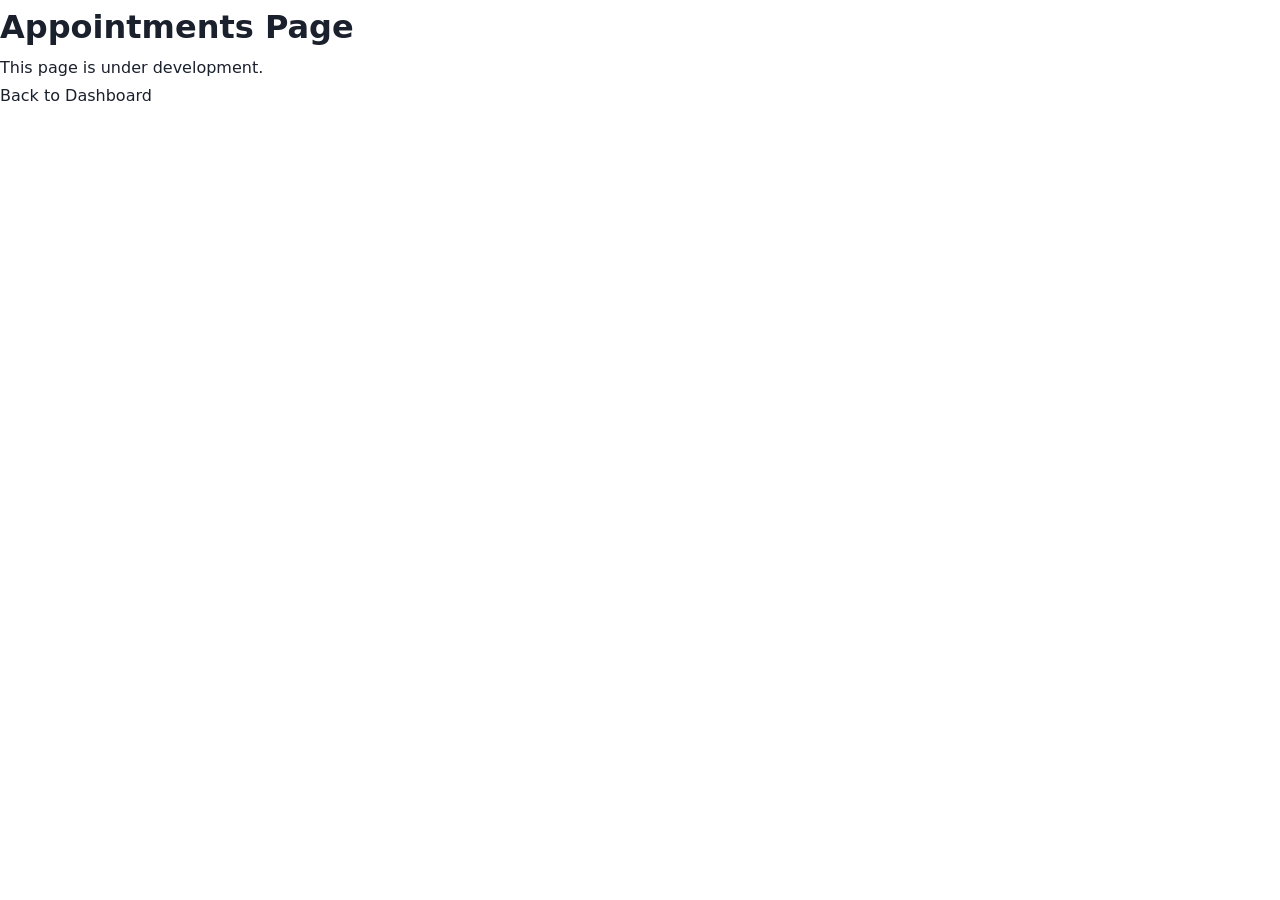
<file: pages/appointments.html>
<!DOCTYPE html>
<html lang="en">
<head>
    <meta charset="UTF-8">
    <title>Appointments - CureLex</title>
    <link rel="stylesheet" href="../css/styles.css">
</head>
<body>

    <h1>Appointments Page</h1>
    <p>This page is under development.</p>

    <a href="dashboard.html">Back to Dashboard</a>

</body>
</html>
</file>
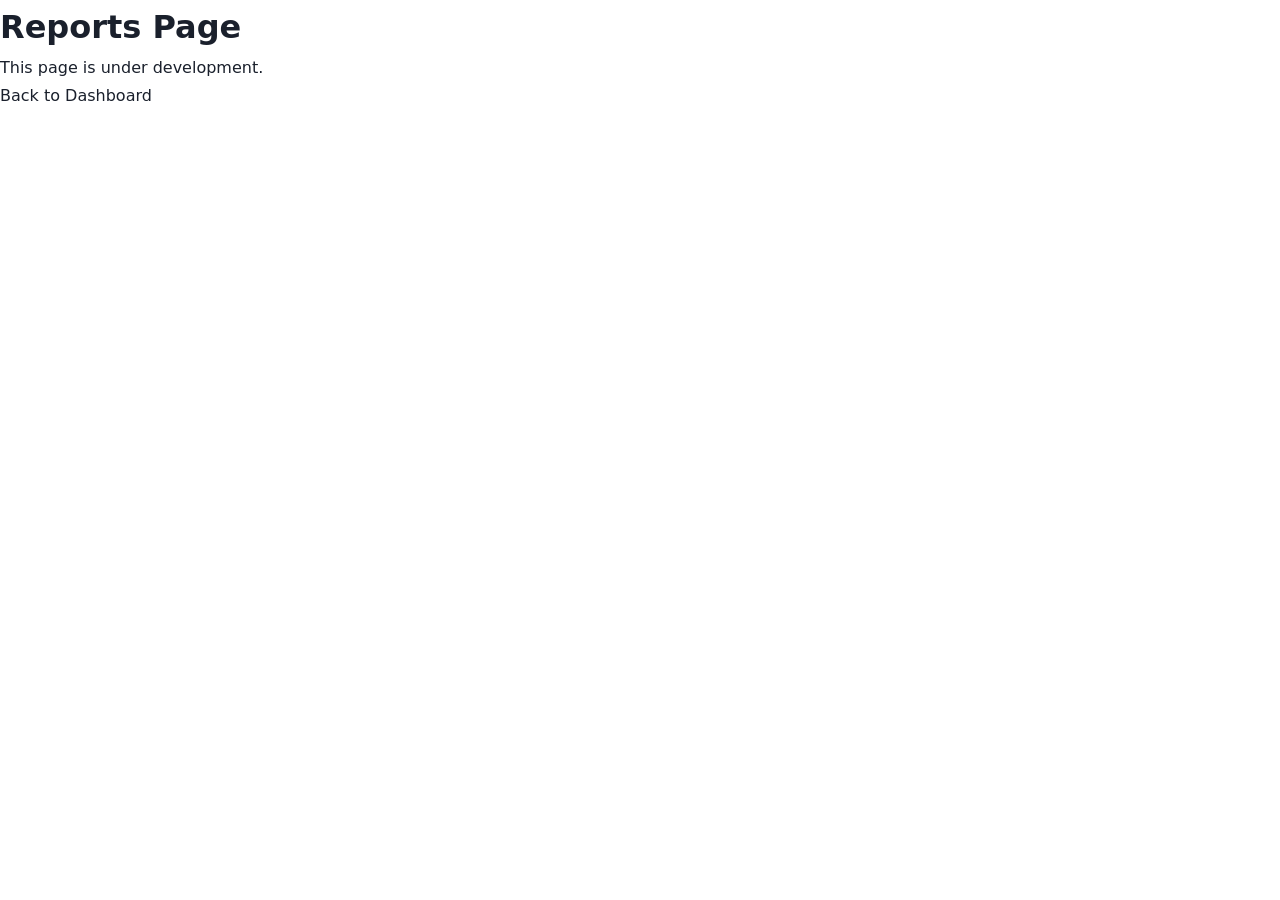
<file: pages/authorization.html>
<!DOCTYPE html>
<html lang="en">
<head>
    <meta charset="UTF-8">
    <title>Reports - CureLex</title>
    <link rel="stylesheet" href="../css/styles.css">
</head>
<body>

    <h1>Reports Page</h1>
    <p>This page is under development.</p>

    <a href="dashboard.html">Back to Dashboard</a>

</body>
</html>
</file>
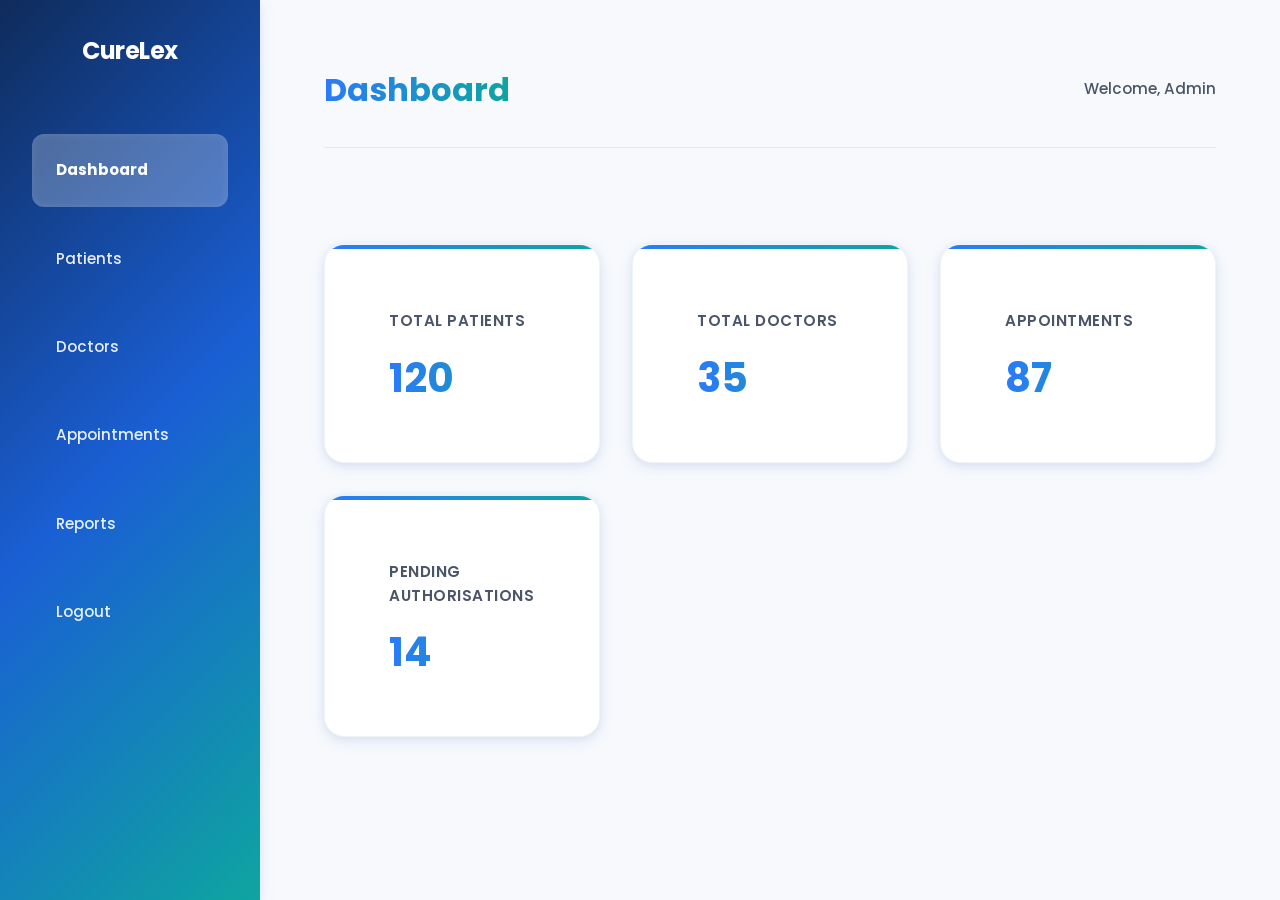
<file: pages/dashboard.html>
<!DOCTYPE html>
<html lang="en">
<head>
    <meta charset="UTF-8">
    <meta name="viewport" content="width=device-width, initial-scale=1.0" />
    <title>Project Dashboard</title>

    <!-- Google Fonts: Poppins -->
    <link rel="preconnect" href="https://fonts.googleapis.com" />
    <link rel="preconnect" href="https://fonts.gstatic.com" crossorigin />
    <link href="https://fonts.googleapis.com/css2?family=Poppins:ital,wght@0,300;0,400;0,500;0,600;0,700;0,800;1,400&display=swap" rel="stylesheet" />

    <link rel="stylesheet" href="../css/dashboard.css">
</head>
<body>

    <div class="dashboard-container">

        <!-- Sidebar -->
        <div class="sidebar">
            <h2 class="logo"><a href="../index.html">CureLex</a></h2>
            <ul>
                <li class="active"><a href="dashboard.html">Dashboard</a></li>
                <li><a href="patient_login.html">Patients</a></li>
                <li><a href="doctor_login.html">Doctors</a></li>
                <li><a href="appointments.html">Appointments</a></li>
                <li><a href="authorization.html">Reports</a></li>
                <li><a href="../index.html">Logout</a></li>
            </ul>
        </div>

        <!-- Main Content -->
        <div class="main-content">

            <!-- Top Navbar -->
            <div class="topbar">
                <h1>Dashboard</h1>
                <div class="admin-info">
                    <span>Welcome, Admin</span>
                </div>
            </div>

            <!-- Dashboard Cards -->
            <div class="cards">

                <a class="card" href="patient_login.html">
                    <h3>Total Patients</h3>
                    <p id="totalPatients">0</p>
                </a>

                <a class="card" href="doctor_login.html">
                    <h3>Total Doctors</h3>
                    <p id="totalDoctors">0</p>
                </a>

                <a class="card" href="appointments.html">
                    <h3>Appointments</h3>
                    <p id="totalAppointments">0</p>
                </a>

                <a class="card" href="authorization.html">
                    <h3>Pending Authorisations</h3>
                    <p id="pendingAuth">0</p>
                </a>

            </div>

        </div>

    </div>
    <script src="../js/dashboard.js"></script>
</body>
</html>
</file>
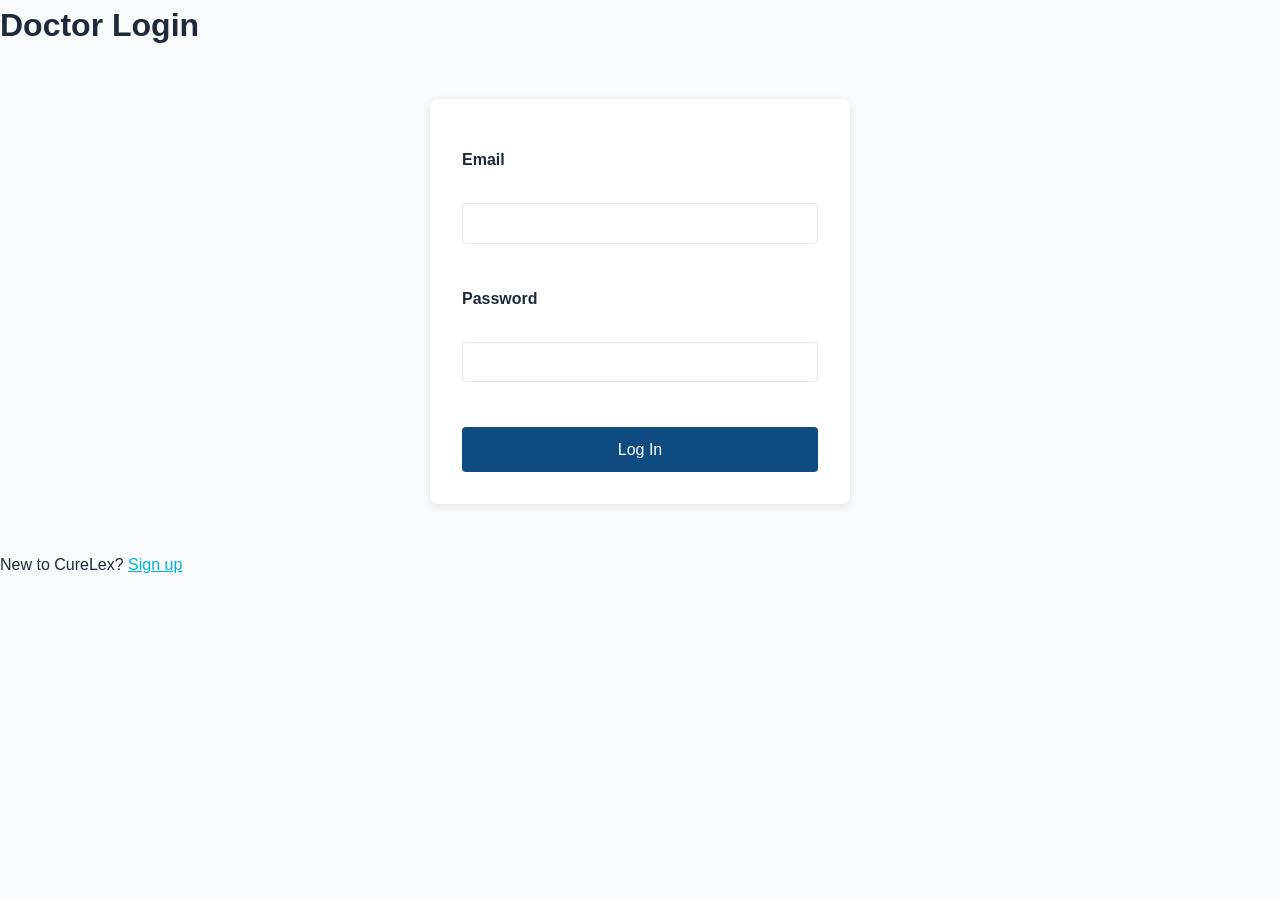
<file: pages/doctor_login.html>
<!DOCTYPE html>
<html lang="en">
<head>
    <meta charset="UTF-8">
    <title>Doctor Login - CureLex</title>
    <link rel="stylesheet" href="../css/styles.css">
    <link rel="stylesheet" href="../css/doctor.css">
</head>
<body>
    <h1>Doctor Login</h1>
    <form action="#" method="post">
        <label for="email">Email</label><br>
        <input type="email" id="email" name="email" required><br><br>

        <label for="password">Password</label><br>
        <input type="password" id="password" name="password" required><br><br>

        <button type="submit">Log In</button>
    </form>
    <p>New to CureLex? <a href="doctor_signup.html">Sign up</a></p>
    <script src="../js/doctor.js"></script>
</body>
</html>
</file>
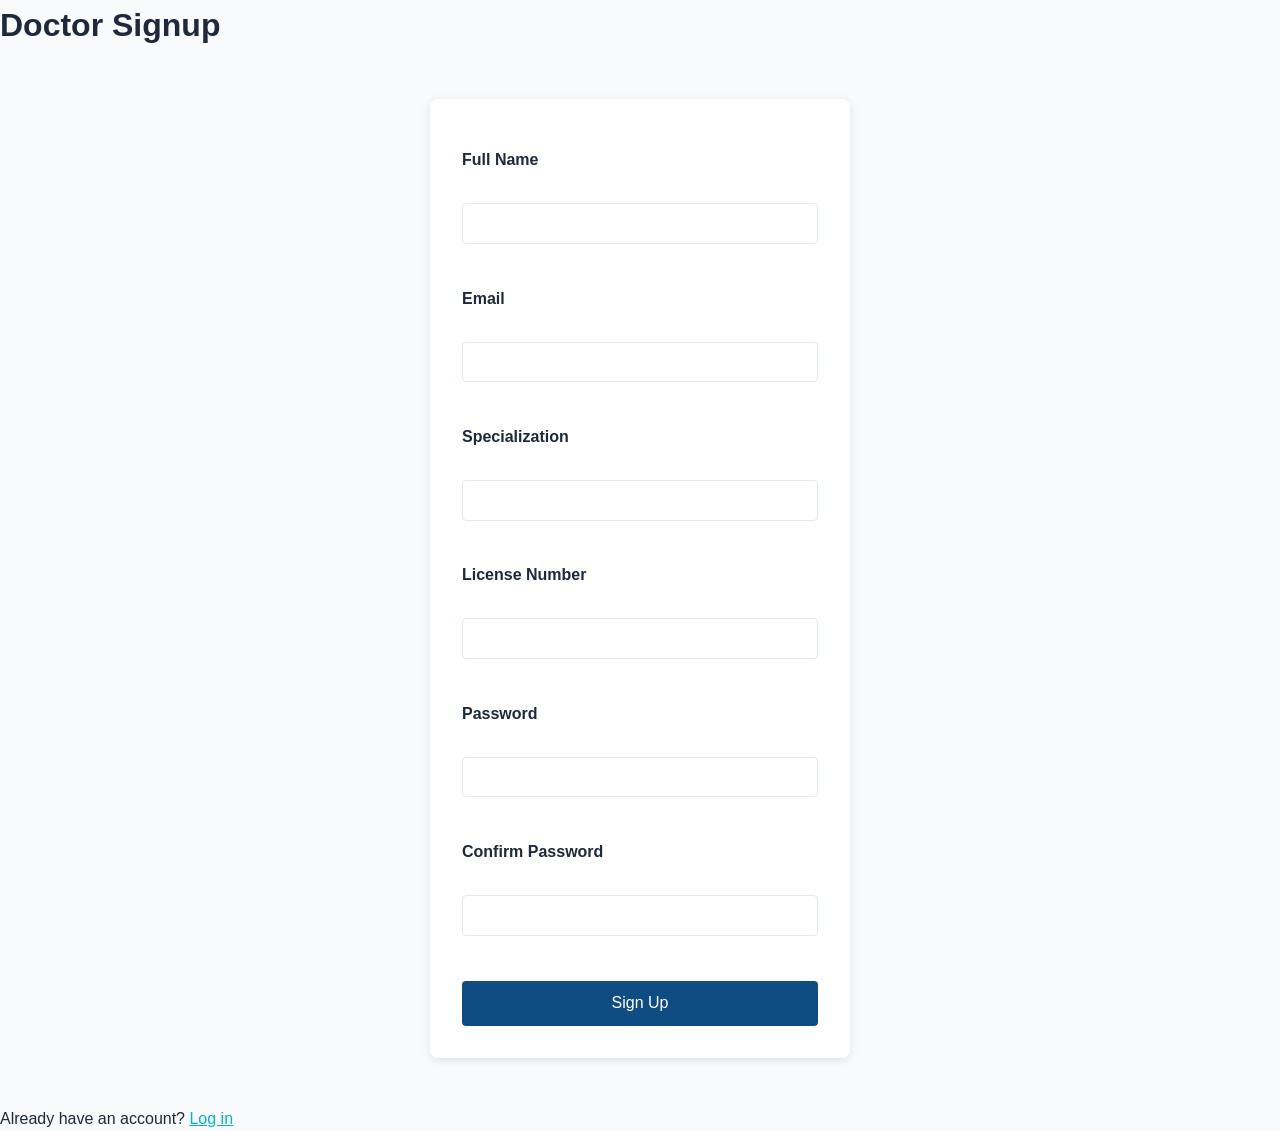
<file: pages/doctor_signup.html>
<!DOCTYPE html>
<html lang="en">
<head>
    <meta charset="UTF-8">
    <title>Doctor Signup - CureLex</title>
    <link rel="stylesheet" href="../css/styles.css">
    <link rel="stylesheet" href="../css/doctor.css">
</head>
<body>
    <h1>Doctor Signup</h1>
    <form action="#" method="post">
        <label for="name">Full Name</label><br>
        <input type="text" id="name" name="name" required><br><br>

        <label for="email">Email</label><br>
        <input type="email" id="email" name="email" required><br><br>

        <label for="specialization">Specialization</label><br>
        <input type="text" id="specialization" name="specialization" required><br><br>

        <label for="license">License Number</label><br>
        <input type="text" id="license" name="license" required><br><br>

        <label for="password">Password</label><br>
        <input type="password" id="password" name="password" required><br><br>

        <label for="confirm_password">Confirm Password</label><br>
        <input type="password" id="confirm_password" name="confirm_password" required><br><br>

        <button type="submit">Sign Up</button>
    </form>
    <p>Already have an account? <a href="doctor_login.html">Log in</a></p>
    <script src="../js/doctor.js"></script>
</body>
</html>
</file>
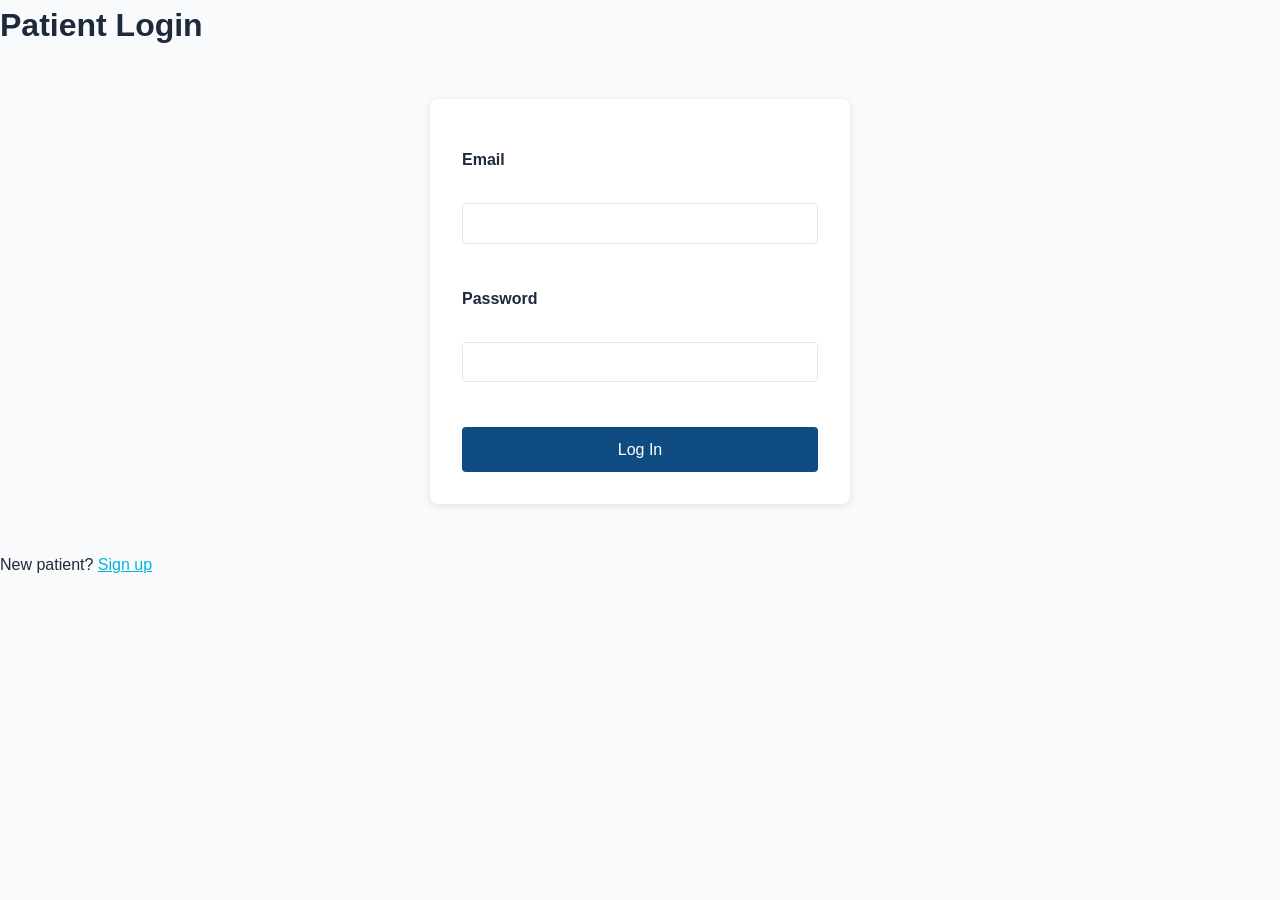
<file: pages/patient_login.html>
<!DOCTYPE html>
<html lang="en">
<head>
    <meta charset="UTF-8">
    <title>Patient Login - CureLex</title>
    <link rel="stylesheet" href="../css/styles.css">
    <link rel="stylesheet" href="../css/patient.css">
</head>
<body>
    <h1>Patient Login</h1>
    <form action="#" method="post">
        <label for="email">Email</label><br>
        <input type="email" id="email" name="email" required><br><br>

        <label for="password">Password</label><br>
        <input type="password" id="password" name="password" required><br><br>

        <button type="submit">Log In</button>
    </form>
    <p>New patient? <a href="patient_signup.html">Sign up</a></p>
    <script src="../js/patient.js"></script>
</body>
</html>
</file>
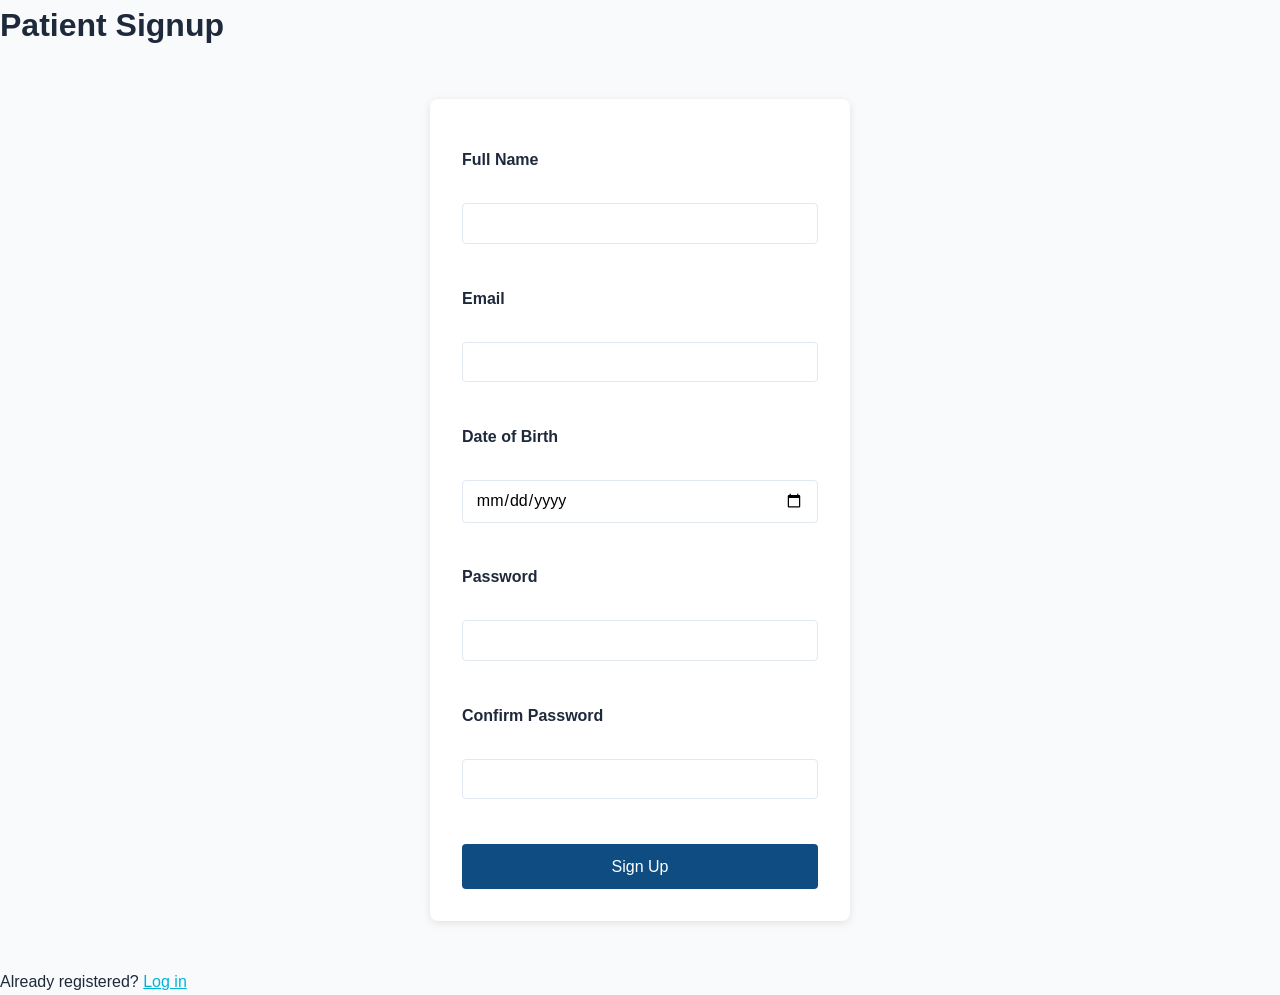
<file: pages/patient_signup.html>
<!DOCTYPE html>
<html lang="en">
<head>
    <meta charset="UTF-8">
    <title>Patient Signup - CureLex</title>
    <link rel="stylesheet" href="../css/styles.css">
    <link rel="stylesheet" href="../css/patient.css">
</head>
<body>
    <h1>Patient Signup</h1>
    <form action="#" method="post">
        <label for="name">Full Name</label><br>
        <input type="text" id="name" name="name" required><br><br>

        <label for="email">Email</label><br>
        <input type="email" id="email" name="email" required><br><br>

        <label for="dob">Date of Birth</label><br>
        <input type="date" id="dob" name="dob" required><br><br>

        <label for="password">Password</label><br>
        <input type="password" id="password" name="password" required><br><br>

        <label for="confirm_password">Confirm Password</label><br>
        <input type="password" id="confirm_password" name="confirm_password" required><br><br>

        <button type="submit">Sign Up</button>
    </form>
    <p>Already registered? <a href="patient_login.html">Log in</a></p>
    <script src="../js/patient.js"></script>
</body>
</html>
</file>
<file: css/styles.css>
/* ============================================================
   CURELEX HEALTHTECH — style.css
   Modern Healthcare Technology UI
   Author: Senior Frontend Developer
   ============================================================ */

/* ── 1. CSS Custom Properties ─────────────────────────────── */
:root {
  /* Colours */
  --primary:        #2B7AFA;
  --primary-dark:   #1A5FD4;
  --primary-light:  #EAF2FF;
  --secondary:      #0EA5A0;
  --secondary-light:#E8F9F7;
  --accent:         #F97316;

  --bg-white:       #FFFFFF;
  --bg-light:       #F7F9FC;
  --bg-dark:        #0F1724;
  --bg-dark-2:      #1A2340;

  --text-dark:      #1A202C;
  --text-medium:    #4A5568;
  --text-light:     #718096;
  --text-xlight:    #A0AEC0;
  --border:         #E2E8F0;
  --border-light:   #F0F4F8;

  /* Gradients */
  --gradient-primary: linear-gradient(135deg, #2B7AFA 0%, #0EA5A0 100%);
  --gradient-hero:    linear-gradient(135deg, #0F2B5B 0%, #1A5FD4 50%, #0EA5A0 100%);
  --gradient-text:    linear-gradient(90deg, #2B7AFA, #0EA5A0);

  /* Typography */
  --font-main:   'Poppins', system-ui, sans-serif;
  --fw-light:    300;
  --fw-regular:  400;
  --fw-medium:   500;
  --fw-semibold: 600;
  --fw-bold:     700;
  --fw-extrabold:800;

  /* Spacing */
  --space-xs: 0.5rem;
  --space-sm: 1rem;
  --space-md: 1.5rem;
  --space-lg: 2rem;
  --space-xl: 3rem;
  --space-2xl:4rem;
  --space-3xl:6rem;

  /* Shadows */
  --shadow-sm: 0 1px 3px rgba(0,0,0,.07), 0 1px 2px rgba(0,0,0,.05);
  --shadow-md: 0 4px 16px rgba(43,122,250,.10), 0 2px 8px rgba(0,0,0,.06);
  --shadow-lg: 0 8px 30px rgba(43,122,250,.15), 0 4px 12px rgba(0,0,0,.08);
  --shadow-xl: 0 20px 60px rgba(43,122,250,.20), 0 8px 24px rgba(0,0,0,.10);

  /* Borders */
  --radius-sm:  6px;
  --radius-md:  12px;
  --radius-lg:  20px;
  --radius-xl:  28px;
  --radius-full:9999px;

  /* Transitions */
  --ease:       cubic-bezier(.4,0,.2,1);
  --ease-spring:cubic-bezier(.34,1.56,.64,1);
  --transition: .3s var(--ease);

  /* Layout */
  --nav-height: 72px;
  --container-max: 1180px;
  --section-padding: 6rem 0;
}

/* ── 2. Reset & Base ──────────────────────────────────────── */
*, *::before, *::after { box-sizing: border-box; margin: 0; padding: 0; }

html {
  scroll-behavior: smooth;
  -webkit-text-size-adjust: 100%;
}

body {
  font-family: var(--font-main);
  font-size: 1rem;
  line-height: 1.7;
  color: var(--text-dark);
  background: var(--bg-white);
  overflow-x: hidden;
}

img { max-width: 100%; display: block; }
a  { text-decoration: none; color: inherit; }
ul { list-style: none; }
button { font-family: inherit; cursor: pointer; border: none; background: none; }
input, textarea { font-family: inherit; }

/* ── 3. Typography ────────────────────────────────────────── */
.section-heading {
  font-size: clamp(1.8rem, 4vw, 2.6rem);
  font-weight: var(--fw-bold);
  line-height: 1.2;
  color: var(--text-dark);
  margin-bottom: 1rem;
}

.section-subheading {
  font-size: 1.05rem;
  color: var(--text-medium);
  max-width: 560px;
  margin: 0 auto var(--space-2xl);
  line-height: 1.6;
}

.section-tag {
  display: inline-block;
  background: var(--primary-light);
  color: var(--primary);
  font-size: .78rem;
  font-weight: var(--fw-semibold);
  letter-spacing: .08em;
  text-transform: uppercase;
  padding: .35rem .9rem;
  border-radius: var(--radius-full);
  margin-bottom: 1rem;
}

.gradient-text {
  background: var(--gradient-text);
  -webkit-background-clip: text;
  -webkit-text-fill-color: transparent;
  background-clip: text;
}

.text-center { text-align: center; }

/* ── 4. Layout Utilities ──────────────────────────────────── */
.container {
  max-width: var(--container-max);
  margin: 0 auto;
  padding: 0 1.5rem;
}

.section {
  padding: var(--section-padding);
}

/* ── 5. Buttons ───────────────────────────────────────────── */
.btn {
  display: inline-flex;
  align-items: center;
  justify-content: center;
  gap: .5rem;
  font-family: var(--font-main);
  font-weight: var(--fw-semibold);
  font-size: .95rem;
  padding: .72rem 1.6rem;
  border-radius: var(--radius-full);
  transition: var(--transition);
  position: relative;
  overflow: hidden;
  white-space: nowrap;
  -webkit-user-select: none;
  user-select: none;
}

.btn-primary {
  background: var(--gradient-primary);
  color: white;
  box-shadow: 0 4px 15px rgba(43,122,250,.35);
}

.btn-primary:hover {
  transform: translateY(-2px);
  box-shadow: 0 8px 25px rgba(43,122,250,.45);
}

.btn-primary:active { transform: translateY(0); }

.btn-outline {
  border: 2px solid rgba(255,255,255,.6);
  color: white;
  background: rgba(255,255,255,.08);
  backdrop-filter: blur(4px);
}

.btn-outline:hover {
  background: rgba(255,255,255,.18);
  border-color: white;
  transform: translateY(-2px);
}

.btn-lg { padding: .9rem 2rem; font-size: 1rem; }

.btn-block { width: 100%; }

/* Ripple Effect */
.ripple::after {
  content: '';
  position: absolute;
  inset: 0;
  background: radial-gradient(circle, rgba(255,255,255,.4) 0%, transparent 70%);
  transform: scale(0);
  opacity: 0;
  transition: transform .5s var(--ease), opacity .5s var(--ease);
}
.ripple:active::after {
  transform: scale(2);
  opacity: 1;
  transition: none;
}

/* ── 6. Navbar ────────────────────────────────────────────── */
.navbar {
  position: fixed;
  top: 0; left: 0; right: 0;
  z-index: 1000;
  height: var(--nav-height);
  transition: background var(--transition), box-shadow var(--transition);
}

.navbar.scrolled {
  background: rgba(255,255,255,.97);
  backdrop-filter: blur(12px);
  -webkit-backdrop-filter: blur(12px);
  box-shadow: 0 2px 20px rgba(0,0,0,.08);
}

.nav-inner {
  display: flex;
  align-items: center;
  height: var(--nav-height);
  gap: 1rem;
}

.nav-logo img {
  height: 44px;
  width: auto;
  border-radius: var(--radius-sm);
  object-fit: contain;
  transition: opacity var(--transition);
}

.nav-logo:hover img { opacity: .85; }

.nav-links {
  display: flex;
  align-items: center;
  gap: .25rem;
  margin-left: auto;
}

.nav-link {
  font-size: .9rem;
  font-weight: var(--fw-medium);
  color: var(--text-medium);
  padding: .45rem .85rem;
  border-radius: var(--radius-full);
  transition: var(--transition);
  position: relative;
}

/* On transparent navbar: show white links */
.navbar:not(.scrolled) .nav-link { color: rgba(255,255,255,.85); }
.navbar:not(.scrolled) .nav-link.active { color: white; background: rgba(255,255,255,.15); }
.navbar:not(.scrolled) .nav-cta { background: rgba(255,255,255,.2); backdrop-filter: blur(4px); color: white; box-shadow: none; border: 1.5px solid rgba(255,255,255,.4); }
.navbar:not(.scrolled) .nav-cta:hover { background: rgba(255,255,255,.3); }

.nav-link:hover, .nav-link.active {
  color: var(--primary);
  background: var(--primary-light);
}

.navbar.scrolled .nav-link.active { color: var(--primary); background: var(--primary-light); }

.nav-cta { margin-left: var(--space-sm); }

/* Hamburger */
.hamburger {
  display: none;
  flex-direction: column;
  gap: 5px;
  padding: .5rem;
  margin-left: auto;
}

.hamburger span {
  display: block;
  width: 24px; height: 2.5px;
  border-radius: 2px;
  background: white;
  transition: var(--transition);
}

.navbar.scrolled .hamburger span { background: var(--text-dark); }

.hamburger.open span:nth-child(1) { transform: rotate(45deg) translate(5px,5px); }
.hamburger.open span:nth-child(2) { opacity: 0; transform: scaleX(0); }
.hamburger.open span:nth-child(3) { transform: rotate(-45deg) translate(5px,-5px); }

/* Mobile Menu */
.mobile-menu {
  display: none;
  position: absolute;
  top: var(--nav-height);
  left: 0; right: 0;
  background: white;
  padding: 1rem 1.5rem 1.5rem;
  box-shadow: 0 8px 30px rgba(0,0,0,.12);
  border-radius: 0 0 var(--radius-lg) var(--radius-lg);
  transform-origin: top;
  animation: slideDown .25s var(--ease);
}

@keyframes slideDown {
  from { opacity: 0; transform: scaleY(.95) translateY(-8px); }
  to   { opacity: 1; transform: scaleY(1) translateY(0); }
}

.mobile-menu nav {
  display: flex;
  flex-direction: column;
  gap: .25rem;
}

.mobile-link {
  font-size: 1rem;
  font-weight: var(--fw-medium);
  color: var(--text-medium);
  padding: .7rem 1rem;
  border-radius: var(--radius-md);
  transition: var(--transition);
}

.mobile-link:hover { background: var(--primary-light); color: var(--primary); }

.mobile-cta { margin-top: .75rem; text-align: center; }

/* ── 7. Hero Section ──────────────────────────────────────── */
.hero {
  min-height: 100svh;
  background: var(--gradient-hero);
  position: relative;
  overflow: hidden;
  display: grid;
  grid-template-columns: 1fr 1fr;
  align-items: center;
  gap: 3rem;
  padding: calc(var(--nav-height) + 4rem) 10vw 5rem;
}

/* Decorative blobs */
.hero-blob {
  position: absolute;
  border-radius: 50%;
  filter: blur(80px);
  pointer-events: none;
}

.hero-blob--1 {
  width: 500px; height: 500px;
  background: radial-gradient(circle, rgba(43,122,250,.35), transparent 70%);
  top: -100px; right: -80px;
}

.hero-blob--2 {
  width: 400px; height: 400px;
  background: radial-gradient(circle, rgba(14,165,160,.25), transparent 70%);
  bottom: -80px; left: 20%;
}

/* Subtle grid lines overlay */
.hero-grid-lines {
  position: absolute;
  inset: 0;
  background-image:
    linear-gradient(rgba(255,255,255,.04) 1px, transparent 1px),
    linear-gradient(90deg, rgba(255,255,255,.04) 1px, transparent 1px);
  background-size: 60px 60px;
  pointer-events: none;
}

.hero-content {
  position: relative;
  z-index: 1;
  color: white;
  grid-column: 1;
}

.hero-badge {
  display: inline-flex;
  align-items: center;
  gap: .4rem;
  background: rgba(255,255,255,.12);
  backdrop-filter: blur(6px);
  border: 1px solid rgba(255,255,255,.2);
  color: rgba(255,255,255,.95);
  font-size: .8rem;
  font-weight: var(--fw-medium);
  padding: .35rem .85rem;
  border-radius: var(--radius-full);
  margin-bottom: 1.25rem;
}

.hero-heading {
  font-size: clamp(2.2rem, 5vw, 3.5rem);
  font-weight: var(--fw-extrabold);
  line-height: 1.12;
  color: white;
  margin-bottom: 1.25rem;
}

.hero-heading .gradient-text {
  background: linear-gradient(90deg, #7DD3FC, #4ECDC4);
  -webkit-background-clip: text;
  -webkit-text-fill-color: transparent;
  background-clip: text;
}

.hero-subheading {
  font-size: 1.1rem;
  color: rgba(255,255,255,.80);
  font-weight: var(--fw-regular);
  margin-bottom: 2rem;
  line-height: 1.65;
}

.br-desktop { display: inline; }

.hero-actions {
  display: flex;
  gap: 1rem;
  flex-wrap: wrap;
  margin-bottom: 2.5rem;
}

/* Hero stats bar */
.hero-stats {
  display: flex;
  align-items: center;
  gap: 1.5rem;
  background: rgba(255,255,255,.08);
  backdrop-filter: blur(8px);
  border: 1px solid rgba(255,255,255,.15);
  border-radius: var(--radius-lg);
  padding: 1rem 1.5rem;
  width: fit-content;
}

.stat-item { text-align: center; }

.stat-number {
  display: block;
  font-size: 1.5rem;
  font-weight: var(--fw-bold);
  color: white;
  line-height: 1;
}

.stat-label {
  font-size: .72rem;
  color: rgba(255,255,255,.65);
  font-weight: var(--fw-medium);
  margin-top: .2rem;
}

.stat-divider {
  width: 1px; height: 36px;
  background: rgba(255,255,255,.2);
}

/* Hero Visual (right column) */
.hero-visual {
  position: relative;
  z-index: 1;
  display: flex;
  justify-content: center;
  align-items: center;
}

.hero-illustration {
  max-width: 420px;
  width: 100%;
  filter: drop-shadow(0 20px 40px rgba(0,0,0,.25));
  animation: float 5s ease-in-out infinite;
}

@keyframes float {
  0%, 100% { transform: translateY(0); }
  50%       { transform: translateY(-14px); }
}

/* Floating cards */
.hero-card-float {
  position: absolute;
  background: white;
  border-radius: var(--radius-md);
  padding: .7rem 1rem;
  display: flex;
  align-items: center;
  gap: .6rem;
  box-shadow: var(--shadow-xl);
  font-size: .82rem;
  white-space: nowrap;
  animation: float2 6s ease-in-out infinite;
}

.hero-card-float strong { display: block; color: var(--text-dark); font-weight: var(--fw-semibold); font-size: .82rem; }
.hero-card-float small  { color: var(--text-light); font-size: .72rem; }
.float-icon { font-size: 1.4rem; }

.hero-card-float--1 {
  top: 10%; left: -5%;
  animation-delay: 1s;
}

.hero-card-float--2 {
  bottom: 15%; right: -5%;
  animation-delay: 2.5s;
}

@keyframes float2 {
  0%, 100% { transform: translateY(0) rotate(0deg); }
  50%       { transform: translateY(-10px) rotate(-1deg); }
}

/* ── 8. About Section ─────────────────────────────────────── */
.about { background: var(--bg-light); }

.about-grid {
  display: grid;
  grid-template-columns: 1fr 1fr;
  gap: 4rem;
  align-items: center;
  margin-top: 1rem;
}

.about-intro {
  font-size: 1.05rem;
  color: var(--text-medium);
  margin-bottom: 1.75rem;
  line-height: 1.75;
}

.about-cards { display: flex; flex-direction: column; gap: 1.1rem; }

.about-mini-card {
  display: flex;
  gap: 1rem;
  align-items: flex-start;
  background: white;
  border-radius: var(--radius-md);
  padding: 1.1rem 1.25rem;
  box-shadow: var(--shadow-sm);
  border: 1px solid var(--border-light);
  transition: var(--transition);
}

.about-mini-card:hover {
  box-shadow: var(--shadow-md);
  transform: translateX(4px);
  border-color: var(--primary-light);
}

.mini-card-icon {
  font-size: 1.6rem;
  flex-shrink: 0;
  margin-top: .1rem;
}

.about-mini-card h3 {
  font-size: .95rem;
  font-weight: var(--fw-semibold);
  color: var(--text-dark);
  margin-bottom: .3rem;
}

.about-mini-card p {
  font-size: .88rem;
  color: var(--text-medium);
  line-height: 1.6;
}

.about-tagline {
  display: inline-flex;
  align-items: center;
  gap: .5rem;
  margin-top: 1.5rem;
  background: var(--gradient-primary);
  -webkit-background-clip: text;
  -webkit-text-fill-color: transparent;
  background-clip: text;
  font-size: .95rem;
  font-weight: var(--fw-semibold);
}

.about-tagline span {
  -webkit-text-fill-color: initial;
}

/* About Visual */
.about-visual { display: flex; justify-content: center; }

.about-image-wrap {
  position: relative;
  width: 280px;
}

.about-img-placeholder {
  background: var(--primary-light);
  border-radius: var(--radius-xl);
  padding: 1rem;
  box-shadow: var(--shadow-xl);
  overflow: hidden;
}

.about-badge {
  position: absolute;
  background: white;
  border-radius: var(--radius-full);
  padding: .45rem 1rem;
  font-size: .8rem;
  font-weight: var(--fw-semibold);
  color: var(--text-dark);
  box-shadow: var(--shadow-md);
  display: flex;
  align-items: center;
  gap: .4rem;
  white-space: nowrap;
}

.about-badge--1 { top: -10px; left: -20px; }
.about-badge--2 { bottom: 20px; right: -20px; }

/* ── 9. Services Section ──────────────────────────────────── */
.services { background: var(--bg-white); }

.services-grid {
  display: grid;
  grid-template-columns: repeat(4, 1fr);
  gap: 1.5rem;
}

.service-card {
  background: white;
  border-radius: var(--radius-lg);
  padding: 1.75rem 1.5rem;
  border: 1.5px solid var(--border-light);
  box-shadow: var(--shadow-sm);
  transition: var(--transition);
  position: relative;
  overflow: hidden;
}

.service-card::before {
  content: '';
  position: absolute;
  top: 0; left: 0; right: 0;
  height: 3px;
  background: var(--gradient-primary);
  transform: scaleX(0);
  transform-origin: left;
  transition: transform var(--transition);
}

.service-card:hover {
  box-shadow: var(--shadow-lg);
  transform: translateY(-6px);
  border-color: var(--primary-light);
}

.service-card:hover::before { transform: scaleX(1); }

.service-icon-wrap {
  margin-bottom: 1.1rem;
}

.service-card h3 {
  font-size: 1rem;
  font-weight: var(--fw-semibold);
  color: var(--text-dark);
  margin-bottom: .6rem;
  line-height: 1.35;
}

.service-card p {
  font-size: .87rem;
  color: var(--text-medium);
  line-height: 1.65;
  margin-bottom: 1.1rem;
}

.service-chip {
  display: inline-block;
  background: var(--chip-bg, var(--primary-light));
  color: var(--chip-color, var(--primary));
  font-size: .73rem;
  font-weight: var(--fw-semibold);
  padding: .25rem .7rem;
  border-radius: var(--radius-full);
  letter-spacing: .03em;
}

/* ── 10. Supported By Section ─────────────────────────────── */
.supported-by { background: var(--bg-light); }

.supporters-grid {
  display: grid;
  grid-template-columns: repeat(3, 1fr);
  gap: 1.75rem;
  margin-bottom: 3rem;
}

.supporter-card {
  background: white;
  border-radius: var(--radius-lg);
  padding: 2rem 1.5rem;
  text-align: center;
  border: 1.5px solid var(--border-light);
  box-shadow: var(--shadow-sm);
  transition: var(--transition);
}

.supporter-card:hover {
  box-shadow: var(--shadow-md);
  transform: translateY(-4px);
  border-color: var(--primary-light);
}

.supporter-logo-wrap {
  width: 140px;
  height: 90px;
  margin: 0 auto 1.25rem;
  border-radius: var(--radius-md);
  overflow: hidden;
  display: flex;
  align-items: center;
  justify-content: center;
  background: var(--bg-light);
  padding: .6rem;
}

.supporter-logo-wrap img {
  max-width: 100%;
  max-height: 100%;
  width: auto;
  height: auto;
  object-fit: contain;
  filter: grayscale(1) opacity(.75);
  transition: filter .4s var(--ease), transform .35s var(--ease);
  display: block;
}

.supporter-card:hover .supporter-logo-wrap img {
  filter: grayscale(0) opacity(1);
  transform: scale(1.06);
}

.supporter-card h3 {
  font-size: .9rem;
  font-weight: var(--fw-semibold);
  color: var(--text-dark);
  margin-bottom: .25rem;
}

.supporter-card p {
  font-size: .82rem;
  color: var(--text-light);
}

/* Trust Bar */
.trust-bar {
  display: flex;
  justify-content: center;
  flex-wrap: wrap;
  gap: 2rem;
  padding: 1.5rem 2rem;
  background: white;
  border-radius: var(--radius-lg);
  border: 1.5px solid var(--border-light);
  box-shadow: var(--shadow-sm);
}

.trust-item {
  display: flex;
  align-items: center;
  gap: .5rem;
  font-size: .88rem;
  font-weight: var(--fw-medium);
  color: var(--text-medium);
}

/* ── 11. Contact Section ──────────────────────────────────── */
.contact { background: var(--bg-white); }

.contact-grid {
  display: grid;
  grid-template-columns: 1fr 1.2fr;
  gap: 3.5rem;
  align-items: start;
}

/* Contact Info */
.contact-info-block {
  background: var(--bg-light);
  border-radius: var(--radius-lg);
  padding: 1.75rem;
  margin-bottom: 1.5rem;
  border: 1px solid var(--border-light);
}

.contact-info-block h3 {
  font-size: 1.05rem;
  font-weight: var(--fw-semibold);
  color: var(--text-dark);
  margin-bottom: 1.25rem;
  padding-bottom: .75rem;
  border-bottom: 1px solid var(--border);
}

.contact-detail-item {
  display: flex;
  align-items: flex-start;
  gap: .85rem;
  padding: .75rem 0;
  border-bottom: 1px solid var(--border-light);
}

.contact-detail-item:last-child { border-bottom: none; }

.contact-detail-icon {
  width: 36px; height: 36px;
  background: var(--primary-light);
  border-radius: var(--radius-sm);
  display: flex;
  align-items: center;
  justify-content: center;
  flex-shrink: 0;
}

.contact-detail-item strong {
  display: block;
  font-size: .8rem;
  font-weight: var(--fw-semibold);
  color: var(--text-dark);
  margin-bottom: .15rem;
}

.contact-detail-item span,
.contact-detail-item a {
  font-size: .88rem;
  color: var(--text-medium);
  line-height: 1.5;
}

.contact-detail-item a:hover { color: var(--primary); }

/* Social Icons */
.contact-social {
  margin-bottom: 1.5rem;
}

.contact-social p {
  font-size: .85rem;
  color: var(--text-light);
  margin-bottom: .75rem;
  font-weight: var(--fw-medium);
}

.social-icons { display: flex; gap: .75rem; }

.social-icon {
  width: 42px; height: 42px;
  border-radius: var(--radius-md);
  border: 1.5px solid var(--border);
  display: flex;
  align-items: center;
  justify-content: center;
  color: var(--text-medium);
  transition: var(--transition);
  background: white;
}

.social-icon:hover {
  color: var(--primary);
  border-color: var(--primary);
  background: var(--primary-light);
  transform: translateY(-2px);
  box-shadow: var(--shadow-md);
}

.social-icon--whatsapp:hover { color: #25D366; border-color: #25D366; background: #f0fdf6; }
.social-icon--instagram:hover { color: #E1306C; border-color: #E1306C; background: #fff0f4; }

/* Google Map */
.contact-map {
  border-radius: var(--radius-md);
  overflow: hidden;
  box-shadow: var(--shadow-md);
}

/* Contact Form */
.contact-form-wrap {
  background: white;
  border-radius: var(--radius-xl);
  padding: 2.25rem;
  box-shadow: var(--shadow-lg);
  border: 1.5px solid var(--border-light);
}

.contact-form h3 {
  font-size: 1.2rem;
  font-weight: var(--fw-semibold);
  color: var(--text-dark);
  margin-bottom: 1.5rem;
}

.form-group {
  margin-bottom: 1.2rem;
}

.form-group label {
  display: block;
  font-size: .85rem;
  font-weight: var(--fw-medium);
  color: var(--text-dark);
  margin-bottom: .4rem;
}

.form-group label span { color: var(--accent); }

.form-group input,
.form-group textarea {
  width: 100%;
  padding: .78rem 1rem;
  border: 1.5px solid var(--border);
  border-radius: var(--radius-md);
  font-size: .92rem;
  color: var(--text-dark);
  background: var(--bg-light);
  transition: var(--transition);
  outline: none;
  resize: vertical;
}

.form-group input::placeholder,
.form-group textarea::placeholder { color: var(--text-xlight); }

.form-group input:focus,
.form-group textarea:focus {
  border-color: var(--primary);
  background: white;
  box-shadow: 0 0 0 3px rgba(43,122,250,.1);
}

.form-group input.error,
.form-group textarea.error {
  border-color: #e53e3e;
  background: #fff5f5;
}

.field-error {
  display: block;
  font-size: .78rem;
  color: #e53e3e;
  margin-top: .3rem;
  min-height: 1rem;
}

/* Submit button states */
#submitBtn { position: relative; }
.btn-sending { display: none; }
#submitBtn.loading .btn-label { display: none; }
#submitBtn.loading .btn-sending { display: inline; }
#submitBtn.loading { pointer-events: none; opacity: .8; }

/* Form Success */
.form-success {
  display: none;
  text-align: center;
  padding: 2rem 1.5rem;
  background: linear-gradient(135deg, #f0fdf4, #e8f9f7);
  border-radius: var(--radius-lg);
  border: 1.5px solid #86efac;
  animation: bounceIn .5s var(--ease-spring);
}

.form-success.show { display: block; }

.success-icon { font-size: 2.5rem; margin-bottom: .75rem; }

.form-success strong {
  display: block;
  font-size: 1.1rem;
  color: #166534;
  margin-bottom: .4rem;
}

.form-success p { font-size: .88rem; color: #15803d; }

@keyframes bounceIn {
  from { opacity: 0; transform: scale(.85); }
  to   { opacity: 1; transform: scale(1); }
}

/* ── 12. Footer ───────────────────────────────────────────── */
.footer {
  background: var(--bg-dark);
  color: rgba(255,255,255,.75);
  padding: 4rem 0 0;
}

.footer-grid {
  display: grid;
  grid-template-columns: 1.8fr 1fr 1fr 1fr;
  gap: 2.5rem;
  padding-bottom: 3rem;
  border-bottom: 1px solid rgba(255,255,255,.08);
}

.footer-logo img {
  height: 40px;
  width: auto;
  border-radius: var(--radius-sm);
  object-fit: contain;
  margin-bottom: 1rem;
}

.footer-tagline {
  font-size: .87rem;
  line-height: 1.65;
  color: rgba(255,255,255,.55);
  max-width: 240px;
  margin-bottom: 1.25rem;
}

.footer-social { display: flex; gap: .6rem; }
.footer-social .social-icon {
  border-color: rgba(255,255,255,.15);
  background: rgba(255,255,255,.05);
  color: rgba(255,255,255,.6);
}
.footer-social .social-icon:hover {
  border-color: var(--primary);
  background: rgba(43,122,250,.2);
  color: white;
}

.footer-links-group h4 {
  font-size: .85rem;
  font-weight: var(--fw-semibold);
  color: white;
  text-transform: uppercase;
  letter-spacing: .06em;
  margin-bottom: 1rem;
}

.footer-links-group a,
.footer-links-group span {
  display: block;
  font-size: .87rem;
  color: rgba(255,255,255,.55);
  margin-bottom: .5rem;
  transition: color var(--transition);
}

.footer-links-group a:hover { color: white; }

.footer-bottom {
  padding: 1.5rem 0;
  display: flex;
  align-items: center;
  justify-content: space-between;
  flex-wrap: wrap;
  gap: .75rem;
}

.footer-bottom p {
  font-size: .82rem;
  color: rgba(255,255,255,.4);
}

.footer-bottom-tagline { font-style: italic; }

/* ── 13. Back To Top ──────────────────────────────────────── */
.back-to-top {
  position: fixed;
  bottom: 2rem;
  right: 2rem;
  width: 44px; height: 44px;
  border-radius: var(--radius-full);
  background: var(--gradient-primary);
  color: white;
  display: flex;
  align-items: center;
  justify-content: center;
  box-shadow: var(--shadow-md);
  opacity: 0;
  visibility: hidden;
  transform: translateY(10px);
  transition: opacity .3s, visibility .3s, transform .3s, box-shadow .3s;
  z-index: 900;
}

.back-to-top.visible {
  opacity: 1;
  visibility: visible;
  transform: translateY(0);
}

.back-to-top:hover {
  box-shadow: var(--shadow-xl);
  transform: translateY(-3px);
}

/* ── 14. Reveal Animations ────────────────────────────────── */
.reveal {
  opacity: 0;
  transform: translateY(28px);
  transition: opacity .65s var(--ease), transform .65s var(--ease);
}

.reveal.visible {
  opacity: 1;
  transform: translateY(0);
}

/* Stagger children */
.services-grid   .reveal:nth-child(2) { transition-delay: .1s; }
.services-grid   .reveal:nth-child(3) { transition-delay: .2s; }
.services-grid   .reveal:nth-child(4) { transition-delay: .3s; }
.supporters-grid .reveal:nth-child(2) { transition-delay: .1s; }
.supporters-grid .reveal:nth-child(3) { transition-delay: .2s; }

/* ── 15. Responsive ───────────────────────────────────────── */

/* Tablet: ≤ 1024px */
@media (max-width: 1024px) {
  .hero {
    grid-template-columns: 1fr;
    padding: calc(var(--nav-height) + 3rem) 6vw 4rem;
    text-align: center;
  }

  .hero-content { grid-column: 1; }

  .hero-actions { justify-content: center; }

  .hero-stats {
    margin: 0 auto;
    flex-wrap: wrap;
    justify-content: center;
    gap: 1rem;
  }

  .hero-visual { display: none; }

  .about-grid          { grid-template-columns: 1fr; gap: 2.5rem; }
  .about-visual        { display: none; }
  .services-grid       { grid-template-columns: repeat(2, 1fr); }
  .supporters-grid     { grid-template-columns: repeat(3, 1fr); }
  .contact-grid        { grid-template-columns: 1fr; }
  .footer-grid         { grid-template-columns: 1fr 1fr; }
  .br-desktop          { display: none; }
}

/* Mobile: ≤ 768px */
@media (max-width: 768px) {
  :root { --section-padding: 4rem 0; }

  .nav-links, .nav-cta { display: none; }
  .hamburger { display: flex; }

  .hero { padding: calc(var(--nav-height) + 2.5rem) 1.5rem 3.5rem; }
  .hero-heading { font-size: clamp(1.9rem, 7vw, 2.6rem); }
  .hero-stats { gap: .75rem; padding: .85rem 1.1rem; }
  .stat-number { font-size: 1.2rem; }

  .services-grid   { grid-template-columns: 1fr; gap: 1rem; }
  .supporters-grid { grid-template-columns: 1fr; }
  .trust-bar       { gap: 1rem; }

  .contact-form-wrap { padding: 1.5rem; }
  .footer-grid { grid-template-columns: 1fr; gap: 2rem; }
  .footer-bottom { flex-direction: column; text-align: center; }
}

/* Small Mobile: ≤ 480px */
@media (max-width: 480px) {
  .hero-actions { flex-direction: column; align-items: center; }
  .btn-lg { width: 100%; max-width: 280px; }
  .hero-stats { flex-direction: column; align-items: center; }
  .stat-divider { width: 40px; height: 1px; }
  .about-badge { display: none; }
}
</file>
<file: css/dashboard.css>
/* ============================================================
   CURELEX HEALTHTECH — dashboard.css
   Dashboard Styling (Aligned with Homepage Design System)
   ============================================================ */

/* ── 1. CSS Custom Properties ─────────────────────────────── */
:root {
  /* Colours */
  --primary:        #2B7AFA;
  --primary-dark:   #1A5FD4;
  --primary-light:  #EAF2FF;
  --secondary:      #0EA5A0;
  --secondary-light:#E8F9F7;
  --accent:         #F97316;

  --bg-white:       #FFFFFF;
  --bg-light:       #F7F9FC;
  --bg-dark:        #0F1724;
  --bg-dark-2:      #1A2340;

  --text-dark:      #1A202C;
  --text-medium:    #4A5568;
  --text-light:     #718096;
  --text-xlight:    #A0AEC0;
  --border:         #E2E8F0;
  --border-light:   #F0F4F8;

  /* Gradients */
  --gradient-primary: linear-gradient(135deg, #2B7AFA 0%, #0EA5A0 100%);
  --gradient-hero:    linear-gradient(135deg, #0F2B5B 0%, #1A5FD4 50%, #0EA5A0 100%);
  --gradient-text:    linear-gradient(90deg, #2B7AFA, #0EA5A0);

  /* Typography */
  --font-main:   'Poppins', system-ui, sans-serif;
  --fw-light:    300;
  --fw-regular:  400;
  --fw-medium:   500;
  --fw-semibold: 600;
  --fw-bold:     700;
  --fw-extrabold:800;

  /* Spacing */
  --space-xs: 0.5rem;
  --space-sm: 1rem;
  --space-md: 1.5rem;
  --space-lg: 2rem;
  --space-xl: 3rem;
  --space-2xl:4rem;
  --space-3xl:6rem;

  /* Shadows */
  --shadow-sm: 0 1px 3px rgba(0,0,0,.07), 0 1px 2px rgba(0,0,0,.05);
  --shadow-md: 0 4px 16px rgba(43,122,250,.10), 0 2px 8px rgba(0,0,0,.06);
  --shadow-lg: 0 8px 30px rgba(43,122,250,.15), 0 4px 12px rgba(0,0,0,.08);
  --shadow-xl: 0 20px 60px rgba(43,122,250,.20), 0 8px 24px rgba(0,0,0,.10);

  /* Borders */
  --radius-sm:  6px;
  --radius-md:  12px;
  --radius-lg:  20px;
  --radius-xl:  28px;
  --radius-full:9999px;

  /* Transitions */
  --ease:       cubic-bezier(.4,0,.2,1);
  --ease-spring:cubic-bezier(.34,1.56,.64,1);
  --transition: .3s var(--ease);
}

/* ── 2. Reset & Base ──────────────────────────────────────── */
* {
  margin: 0;
  padding: 0;
  box-sizing: border-box;
}

html {
  scroll-behavior: smooth;
}

body {
  font-family: var(--font-main);
  font-size: 1rem;
  line-height: 1.6;
  color: var(--text-dark);
  background: var(--bg-light);
  overflow-x: hidden;
}

img { max-width: 100%; display: block; }
a  { text-decoration: none; color: inherit; }
ul { list-style: none; }
button { font-family: inherit; cursor: pointer; border: none; background: none; }

/* ── 3. Dashboard Layout ──────────────────────────────────── */
.dashboard-container {
  display: flex;
  min-height: 100vh;
}

/* ── 4. Sidebar ───────────────────────────────────────────── */
.sidebar {
  width: 260px;
  background: var(--gradient-hero);
  color: white;
  padding: var(--space-lg);
  height: 100vh;
  overflow-y: auto;
  box-shadow: var(--shadow-md);
  position: fixed;
  left: 0;
  top: 0;
  z-index: 100;
}

.sidebar .logo {
  font-size: 1.5rem;
  font-weight: var(--fw-bold);
  margin-bottom: var(--space-2xl);
  text-align: center;
  letter-spacing: -0.5px;
}

.sidebar .logo a {
  color: white;
  transition: var(--transition);
  display: inline-block;
}

.sidebar .logo a:hover {
  opacity: 0.85;
}

.sidebar ul {
  display: flex;
  flex-direction: column;
  gap: var(--space-sm);
}

.sidebar ul li {
  padding: var(--space-md);
  border-radius: var(--radius-md);
  transition: var(--transition);
  cursor: pointer;
}

.sidebar ul li a {
  color: rgba(255, 255, 255, 0.9);
  font-weight: var(--fw-medium);
  font-size: 0.95rem;
  display: block;
  transition: var(--transition);
}

.sidebar ul li:hover {
  background: rgba(255, 255, 255, 0.15);
}

.sidebar ul li:hover a {
  color: white;
}

.sidebar ul li.active {
  background: rgba(255, 255, 255, 0.25);
  box-shadow: inset 0 0 10px rgba(255, 255, 255, 0.1);
}

.sidebar ul li.active a {
  color: white;
  font-weight: var(--fw-bold);
}

/* Scrollbar styling for sidebar */
.sidebar::-webkit-scrollbar {
  width: 6px;
}

.sidebar::-webkit-scrollbar-track {
  background: rgba(255, 255, 255, 0.1);
}

.sidebar::-webkit-scrollbar-thumb {
  background: rgba(255, 255, 255, 0.3);
  border-radius: var(--radius-full);
}

.sidebar::-webkit-scrollbar-thumb:hover {
  background: rgba(255, 255, 255, 0.5);
}

/* ── 5. Main Content ──────────────────────────────────────── */
.main-content {
  flex: 1;
  margin-left: 260px;
  padding: var(--space-2xl);
  background: var(--bg-light);
  min-height: 100vh;
}

/* ── 6. Topbar ────────────────────────────────────────────── */
.topbar {
  display: flex;
  justify-content: space-between;
  align-items: center;
  margin-bottom: var(--space-3xl);
  padding-bottom: var(--space-lg);
  border-bottom: 1px solid var(--border);
}

.topbar h1 {
  font-size: 2rem;
  font-weight: var(--fw-bold);
  color: var(--text-dark);
  background: var(--gradient-text);
  -webkit-background-clip: text;
  -webkit-text-fill-color: transparent;
  background-clip: text;
}

.admin-info {
  display: flex;
  align-items: center;
  gap: var(--space-md);
}

.admin-info span {
  font-size: 0.95rem;
  color: var(--text-medium);
  font-weight: var(--fw-medium);
}

/* ── 7. Cards Grid ────────────────────────────────────────── */
.cards {
  display: grid;
  grid-template-columns: repeat(auto-fit, minmax(260px, 1fr));
  gap: var(--space-lg);
  margin-bottom: var(--space-3xl);
}

.card {
  background: var(--bg-white);
  padding: var(--space-2xl);
  border-radius: var(--radius-lg);
  box-shadow: var(--shadow-md);
  transition: var(--transition);
  border: 1px solid var(--border-light);
  position: relative;
  overflow: hidden;
}

.card::before {
  content: '';
  position: absolute;
  top: 0;
  left: 0;
  right: 0;
  height: 4px;
  background: var(--gradient-primary);
}

.card:hover {
  transform: translateY(-4px);
  box-shadow: var(--shadow-lg);
}

.card h3 {
  font-size: 0.95rem;
  font-weight: var(--fw-semibold);
  color: var(--text-medium);
  margin-bottom: var(--space-md);
  text-transform: uppercase;
  letter-spacing: 0.5px;
}

.card p {
  font-size: 2.5rem;
  font-weight: var(--fw-bold);
  background: var(--gradient-text);
  -webkit-background-clip: text;
  -webkit-text-fill-color: transparent;
  background-clip: text;
  margin: 0;
  line-height: 1;
}

/* ── 8. Responsive ────────────────────────────────────────── */
@media (max-width: 768px) {
  .sidebar {
    width: 220px;
    padding: var(--space-md);
  }

  .main-content {
    margin-left: 220px;
    padding: var(--space-lg);
  }

  .topbar {
    flex-direction: column;
    align-items: flex-start;
    gap: var(--space-md);
  }

  .topbar h1 {
    font-size: 1.5rem;
  }

  .cards {
    grid-template-columns: repeat(auto-fit, minmax(200px, 1fr));
    gap: var(--space-md);
  }

  .card {
    padding: var(--space-lg);
  }

  .card p {
    font-size: 2rem;
  }
}

@media (max-width: 640px) {
  .sidebar {
    width: 180px;
    padding: var(--space-sm);
  }

  .main-content {
    margin-left: 180px;
    padding: var(--space-md);
  }

  .sidebar .logo {
    font-size: 1.2rem;
    margin-bottom: var(--space-lg);
  }

  .sidebar ul li {
    padding: var(--space-sm);
  }

  .sidebar ul li a {
    font-size: 0.85rem;
  }

  .topbar h1 {
    font-size: 1.25rem;
  }

  .cards {
    grid-template-columns: 1fr;
  }

  .card p {
    font-size: 1.8rem;
  }
}
</file>
<file: css/doctor.css>
/* ============================================================
   CURELEX Doctor Styles — doctor.css
   Tailored colour palette for doctor-facing pages
   ============================================================ */

:root {
    --primary:        #0F4C81;
    --accent:         #00B4D8;
    --bg:             #F8FAFC;
    --text:           #1E293B;

    /* Extended palette */
    --primary-dark:   #0a3560;
    --accent-light:   #e0f7fc;
    --accent-dark:    #0090b0;
    --white:          #ffffff;
    --gray-100:       #f1f5f9;
    --gray-200:       #e2e8f0;
    --gray-400:       #94a3b8;
    --gray-500:       #64748b;
}

/* basic reset and typography */
*, *::before, *::after { box-sizing: border-box; margin: 0; padding: 0; }
html { scroll-behavior: smooth; -webkit-text-size-adjust: 100%; }
body {
    font-family: Arial, Helvetica, sans-serif;
    background: var(--bg);
    color: var(--text);
    line-height: 1.6;
}

/* forms */
form {
    max-width: 420px;
    margin: 3rem auto;
    padding: 2rem;
    background: var(--white);
    border-radius: 8px;
    box-shadow: 0 2px 8px rgba(0,0,0,.1);
}

label {
    display: block;
    margin-top: 1rem;
    font-weight: 600;
}

input[type="text"],
input[type="email"],
input[type="password"],
input[type="date"] {
    width: 100%;
    padding: .65rem .8rem;
    margin-top: .3rem;
    border: 1px solid var(--gray-200);
    border-radius: 4px;
    font-size: 1rem;
}

button {
    width: 100%;
    padding: .85rem;
    margin-top: 1.2rem;
    font-size: 1rem;
    background: var(--primary);
    color: var(--white);
    border: none;
    border-radius: 4px;
    cursor: pointer;
    transition: background .3s ease;
}

button:hover {
    background: var(--primary-dark);
}

a {
    color: var(--accent);
    text-decoration: underline;
}
</file>
<file: css/patient.css>
/* ============================================================
   CURELEX Patient Styles — patient.css
   Tailored colour palette for patient-facing pages
   ============================================================ */

:root {
    --primary:        #0F4C81;
    --accent:         #00B4D8;
    --bg:             #F8FAFC;
    --text:           #1E293B;

    /* Extended palette */
    --primary-dark:   #0a3560;
    --accent-light:   #e0f7fc;
    --accent-dark:    #0090b0;
    --white:          #ffffff;
    --gray-100:       #f1f5f9;
    --gray-200:       #e2e8f0;
    --gray-400:       #94a3b8;
    --gray-500:       #64748b;
}

/* basic reset and typography */
*, *::before, *::after { box-sizing: border-box; margin: 0; padding: 0; }
html { scroll-behavior: smooth; -webkit-text-size-adjust: 100%; }
body {
    font-family: Arial, Helvetica, sans-serif;
    background: var(--bg);
    color: var(--text);
    line-height: 1.6;
}

/* forms */
form {
    max-width: 420px;
    margin: 3rem auto;
    padding: 2rem;
    background: var(--white);
    border-radius: 8px;
    box-shadow: 0 2px 8px rgba(0,0,0,.1);
}

label {
    display: block;
    margin-top: 1rem;
    font-weight: 600;
}

input[type="text"],
input[type="email"],
input[type="password"],
input[type="date"] {
    width: 100%;
    padding: .65rem .8rem;
    margin-top: .3rem;
    border: 1px solid var(--gray-200);
    border-radius: 4px;
    font-size: 1rem;
}

button {
    width: 100%;
    padding: .85rem;
    margin-top: 1.2rem;
    font-size: 1rem;
    background: var(--primary);
    color: var(--white);
    border: none;
    border-radius: 4px;
    cursor: pointer;
    transition: background .3s ease;
}

button:hover {
    background: var(--primary-dark);
}

a {
    color: var(--accent);
    text-decoration: underline;
}
</file>
